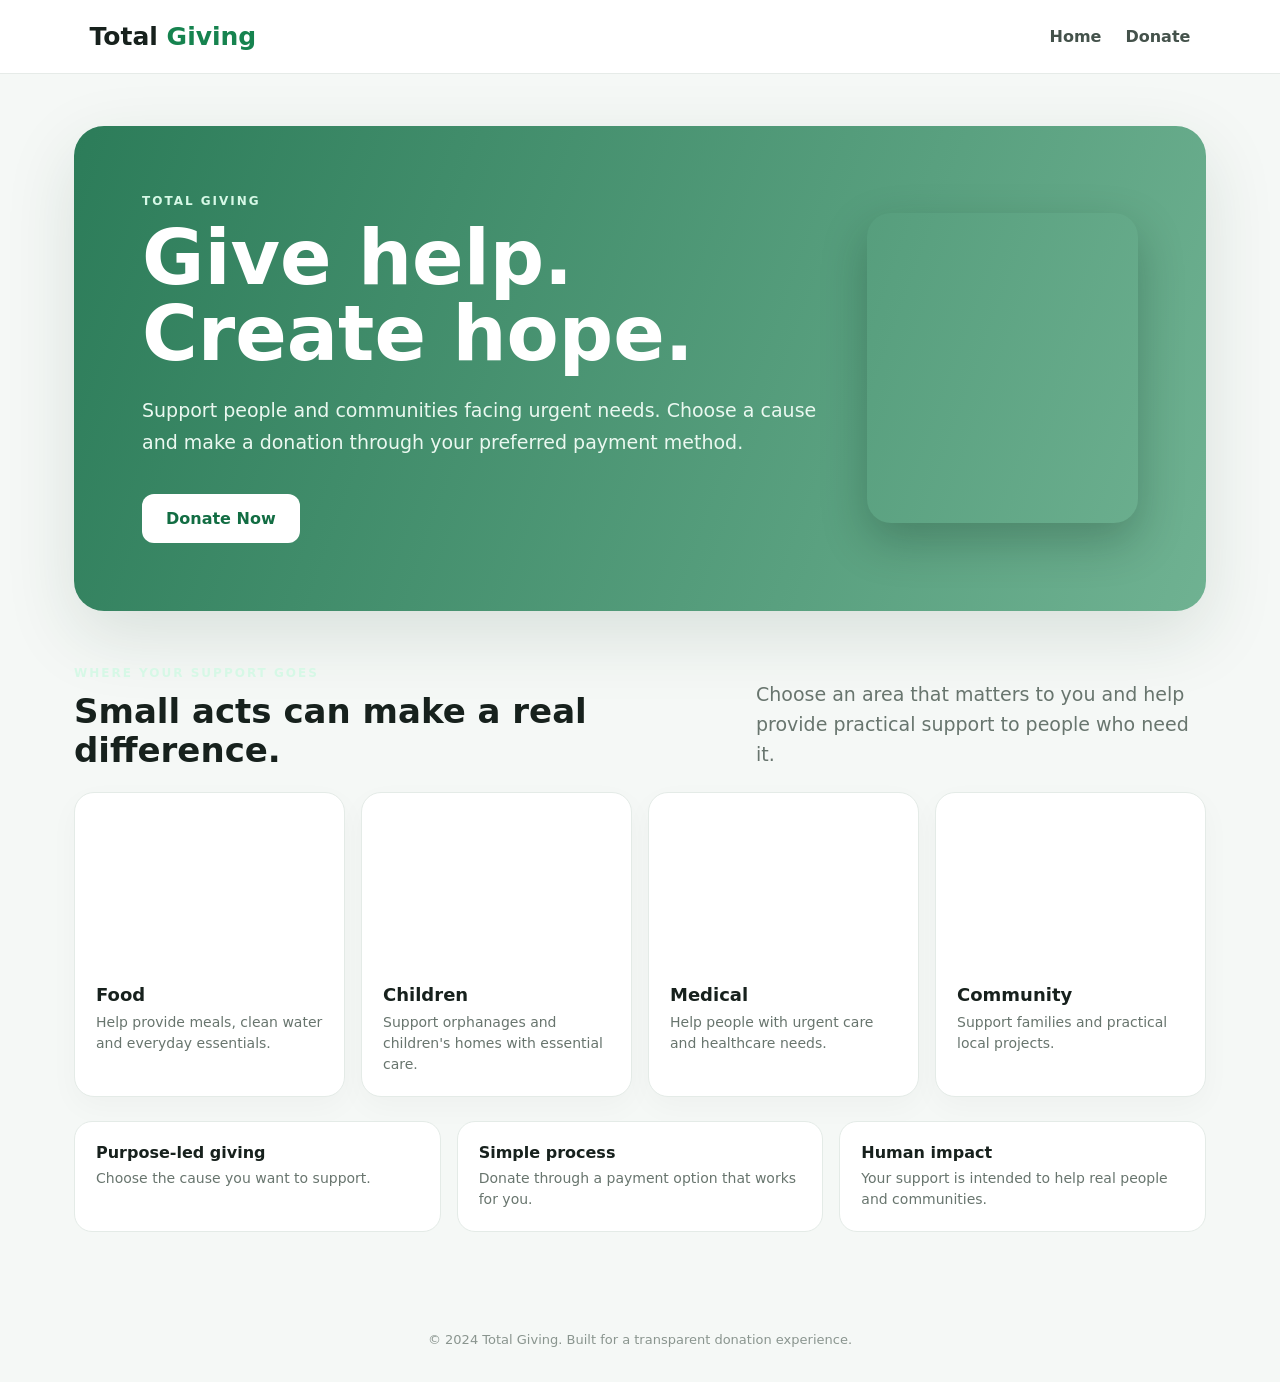
<file: index.html>
<!DOCTYPE html>
<html lang="en"><head><meta charset="UTF-8"><meta name="viewport" content="width=device-width, initial-scale=1.0"><title>Total Giving | Give Help. Create Hope.</title><link rel="stylesheet" href="style.css"></head>
<body><header class="site-header"><a class="brand" href="index.html">Total <span>Giving</span></a><nav><a href="index.html">Home</a><a href="help.html">Donate</a></nav></header>
<main class="hero"><section class="hero-card"><div class="hero-copy"><div class="eyebrow">TOTAL GIVING</div><h1>Give help. Create hope.</h1><p>Support people and communities facing urgent needs. Choose a cause and make a donation through your preferred payment method.</p><a class="btn primary" href="help.html">Donate Now</a></div><div class="hero-photo" role="img" aria-label="People supporting one another"></div></section>
<section class="impact-heading"><div><div class="eyebrow">WHERE YOUR SUPPORT GOES</div>
    <h2>Small acts can make a real difference.</h2></div>
    <p>Choose an area that matters to you and help provide practical support to people who need it.</p></section>
<section class="info-grid"><article class="impact-card food-card"><div class="impact-image"></div>
    <div class="impact-content"><strong>Food</strong><span>Help provide meals, clean water and everyday essentials.</span></div></article><article class="impact-card children-card"><div class="impact-image"></div><div class="impact-content"><strong>Children</strong><span>Support orphanages and children's homes with essential care.</span></div></article><article class="impact-card medical-card"><div class="impact-image"></div><div class="impact-content"><strong>Medical</strong><span>Help people with urgent care and healthcare needs.</span></div></article><article class="impact-card community-card"><div class="impact-image"></div><div class="impact-content"><strong>Community</strong>
    <span>Support families and practical local projects.</span></div></article></section>
<section class="trust-strip"><div><strong>Purpose-led giving</strong><span>Choose the cause you want to support.</span></div><div><strong>Simple process</strong><span>Donate through a payment option that works for you.</span></div><div><strong>Human impact</strong><span>Your support is intended to help real people and communities.</span></div></section></main>
<footer>© 2024 Total Giving. Built for a transparent donation experience.</footer><script src="app.js"></script></body></html>
</file>
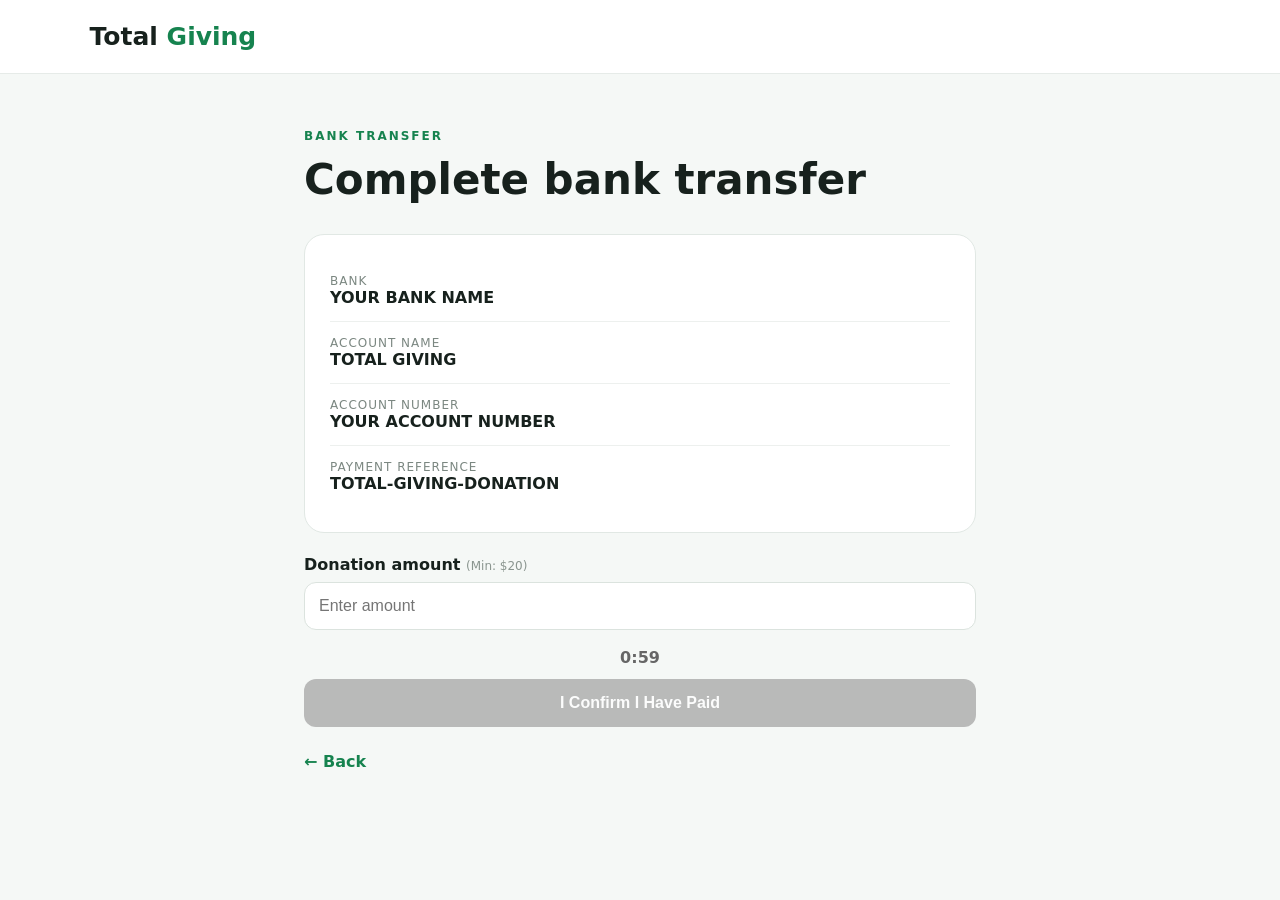
<file: checkout.html>
<!DOCTYPE html>
<html lang="en">
<head>
  <meta charset="UTF-8">
  <meta name="viewport" content="width=device-width, initial-scale=1.0">
  <title>Donation Payment | Total Giving</title>
  <link rel="stylesheet" href="style.css">
  <style>
    /* Disabled button style */
    #confirmPaid:disabled {
      background-color: #a0a0a0 !important;
      cursor: not-allowed;
      opacity: 0.7;
    }
  </style>
</head>
<body>
  <header class="site-header">
    <a class="brand" href="index.html">Total <span>Giving</span></a>
  </header>

  <main class="page narrow">
    <div class="page-heading">
      <div class="eyebrow" id="checkoutEyebrow">PAYMENT</div>
      <h1 id="checkoutTitle">Donation payment</h1>
      <p id="checkoutSubtitle"></p>
    </div>

    <div class="details-card" id="paymentDetails"></div>

    <label class="amount-label" for="amount">
      Donation amount <span>(Min: $20)</span>
      <input 
        id="amount" 
        type="number" 
        min="20" 
        step="0.01" 
        placeholder="Enter amount" 
        required
      >
    </label>

    <!-- Countdown text -->
    <p id="countdownText" style="text-align:center; margin: 12px 0; font-weight:600; color:#666;">
      <span id="timer">1:00</span> 
    </p>

    <button class="btn primary full" id="confirmPaid" type="button" disabled>
      I Confirm I Have Paid
    </button>

    <a class="back-link" href="payment.html">← Back</a>
  </main>

  <div class="loader-overlay" id="loader">
    <div class="spinner"></div>
    <h2>Processing your donation</h2>
    <p>Please wait...</p>
  </div>

  <script src="app.js"></script>
</body>
</html>
</file>
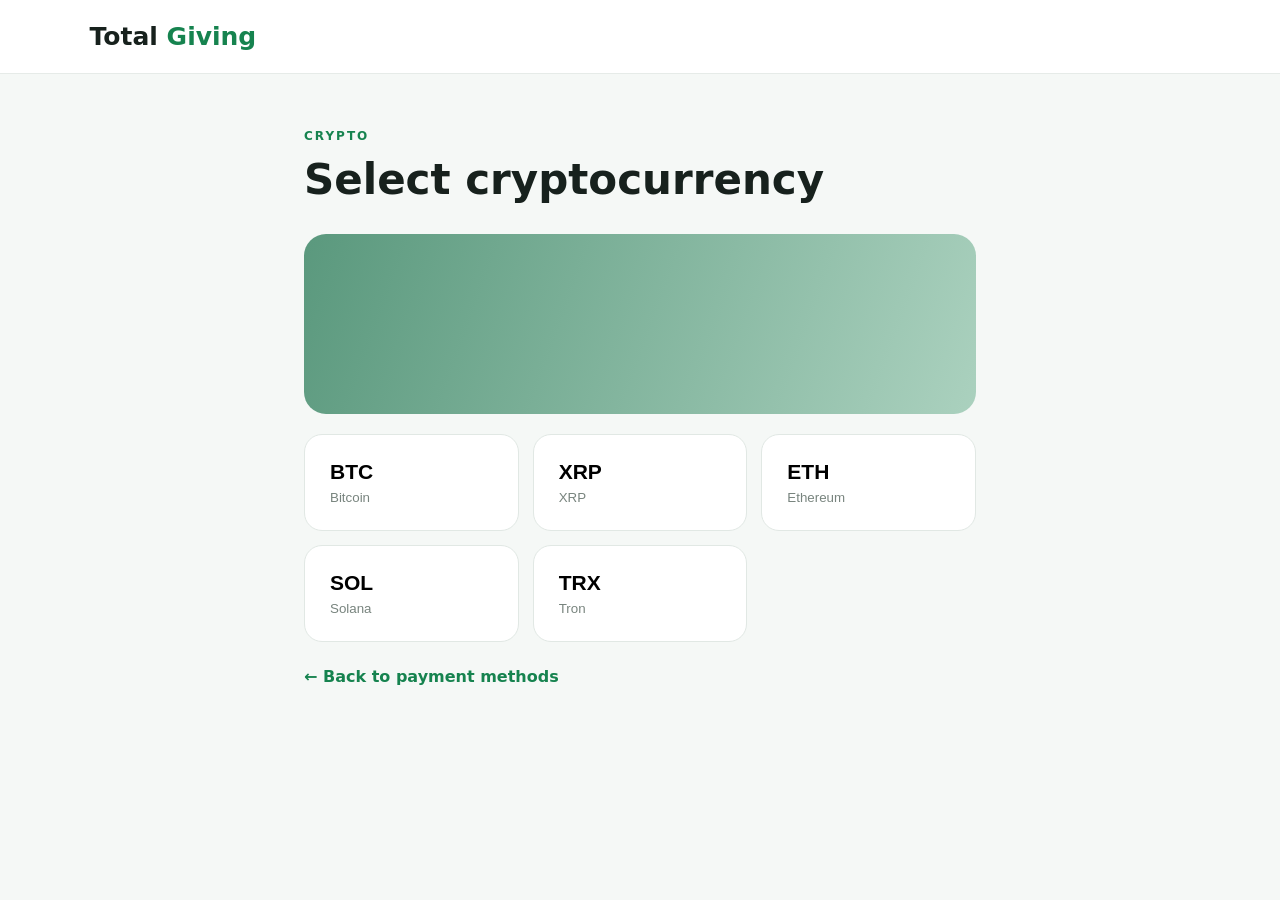
<file: crypto.html>
<!DOCTYPE html><html lang="en"><head><meta charset="UTF-8"><meta name="viewport" content="width=device-width, initial-scale=1.0">
    <title>Crypto Payment | Total Giving</title>
    <link rel="stylesheet" href="style.css">
</head>
<body>
    <header class="site-header"><a class="brand" href="index.html">Total <span>Giving</span></a></header>
    <main class="page narrow">
        <div class="page-heading">
        <div class="eyebrow">CRYPTO</div>
        <h1>Select cryptocurrency</h1>
        <p id="cryptoCause"></p></div>
        <div class="crypto-visual" role="img" aria-label="Digital giving and secure payment"></div>
        <div class="crypto-grid">
             <button class="crypto-card" data-crypto="BTC"><strong>BTC</strong><span>Bitcoin</span></button>
            <button class="crypto-card" data-crypto="XRP"><strong>XRP</strong><span>XRP</span></button>
            <button class="crypto-card" data-crypto="ETH"><strong>ETH</strong><span>Ethereum</span></button>
            <button class="crypto-card" data-crypto="SOL"><strong>SOL</strong><span>Solana</span></button>
             <button class="crypto-card" data-crypto="TRX"><strong>TRX</strong><span>Tron</span></button></div>
            <a class="back-link" href="payment.html">← Back to payment methods</a></main><script src="app.js"></script></body></html>
</file>
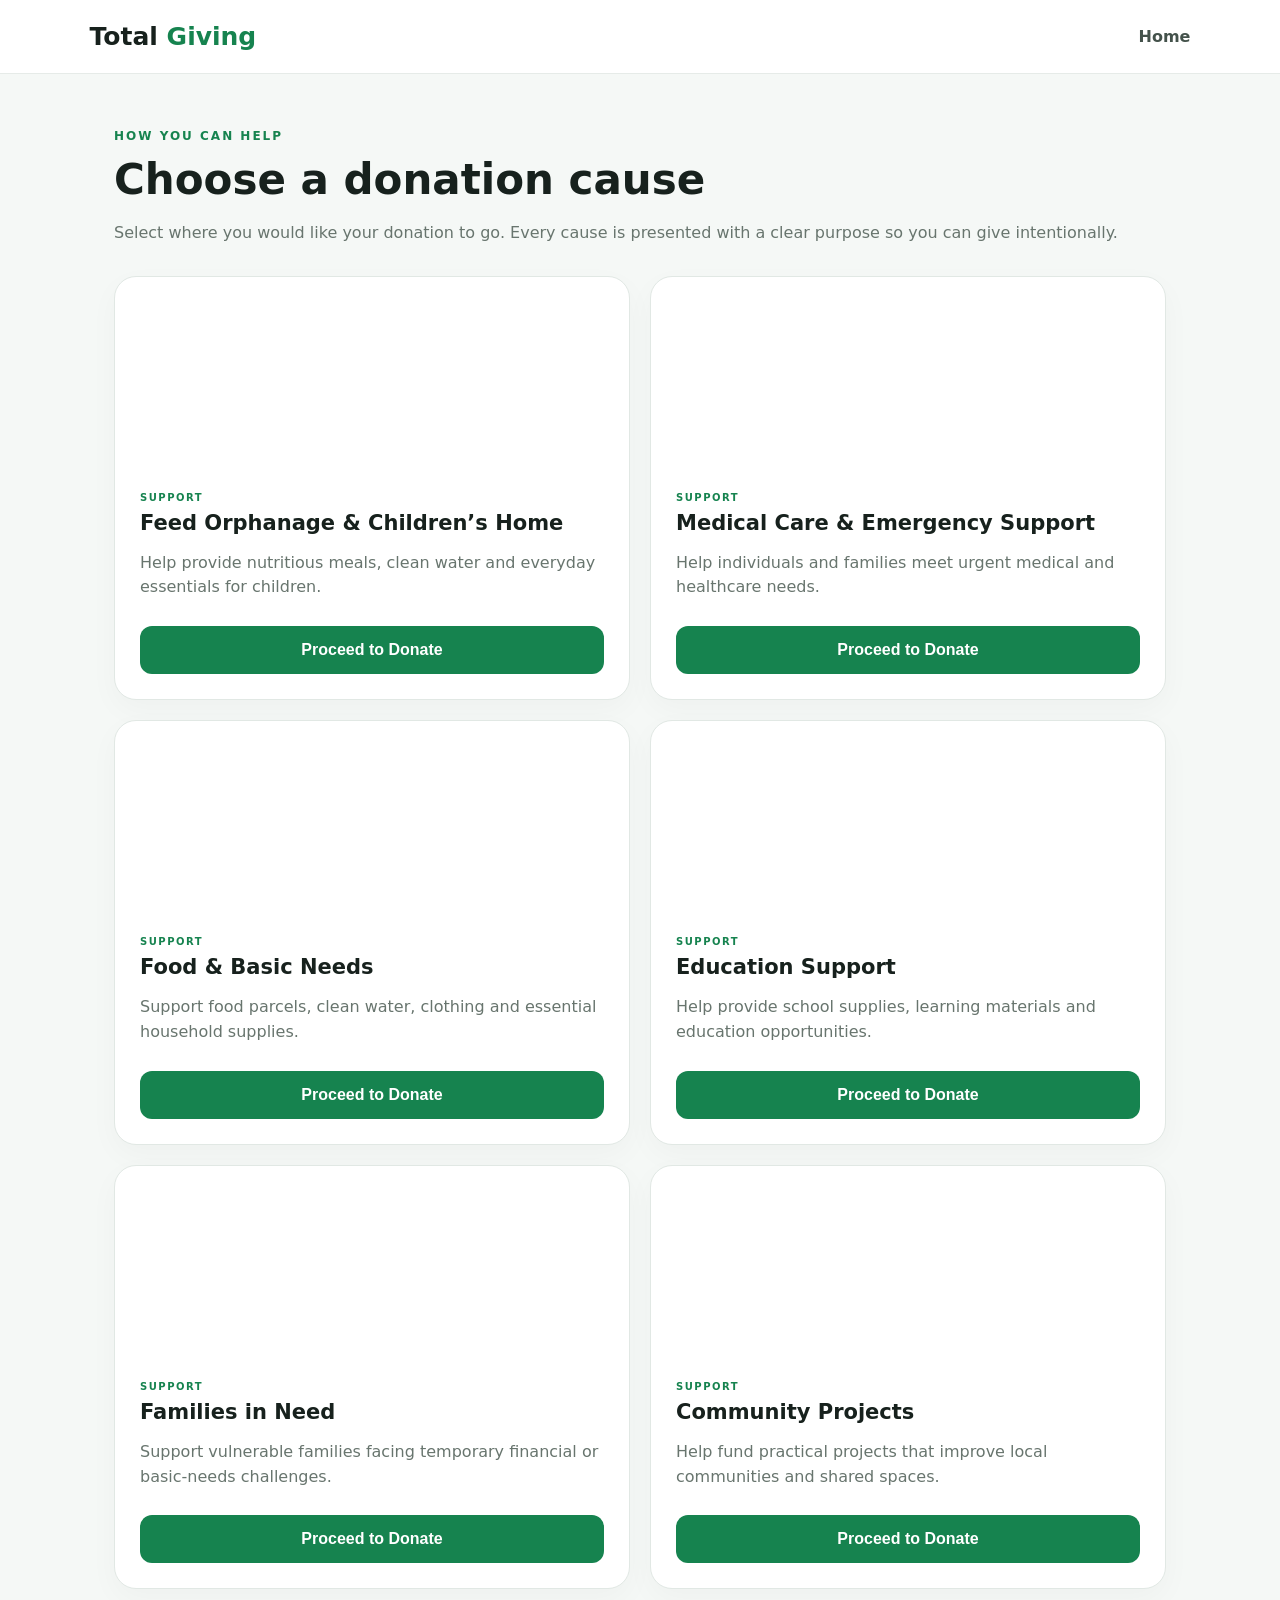
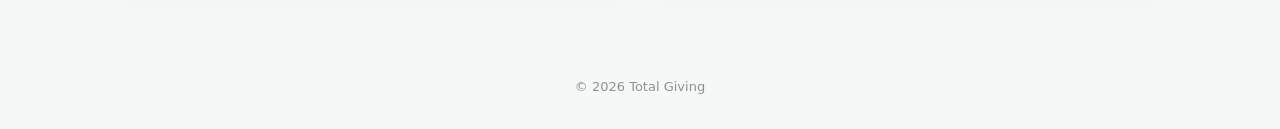
<file: help.html>
<!DOCTYPE html><html lang="en"><head><meta charset="UTF-8"><meta name="viewport" content="width=device-width, initial-scale=1.0"><title>Choose a Cause | Total Giving</title><link rel="stylesheet" href="style.css"></head><body><header class="site-header"><a class="brand" href="index.html">Total <span>Giving</span></a><nav><a href="index.html">Home</a></nav></header><main class="page"><div class="page-heading"><div class="eyebrow">HOW YOU CAN HELP</div><h1>Choose a donation cause</h1><p>Select where you would like your donation to go. Every cause is presented with a clear purpose so you can give intentionally.</p></div><section class="cause-grid" id="causeGrid"></section></main><footer>© 2026 Total Giving</footer><script src="app.js"></script></body></html>
</file>
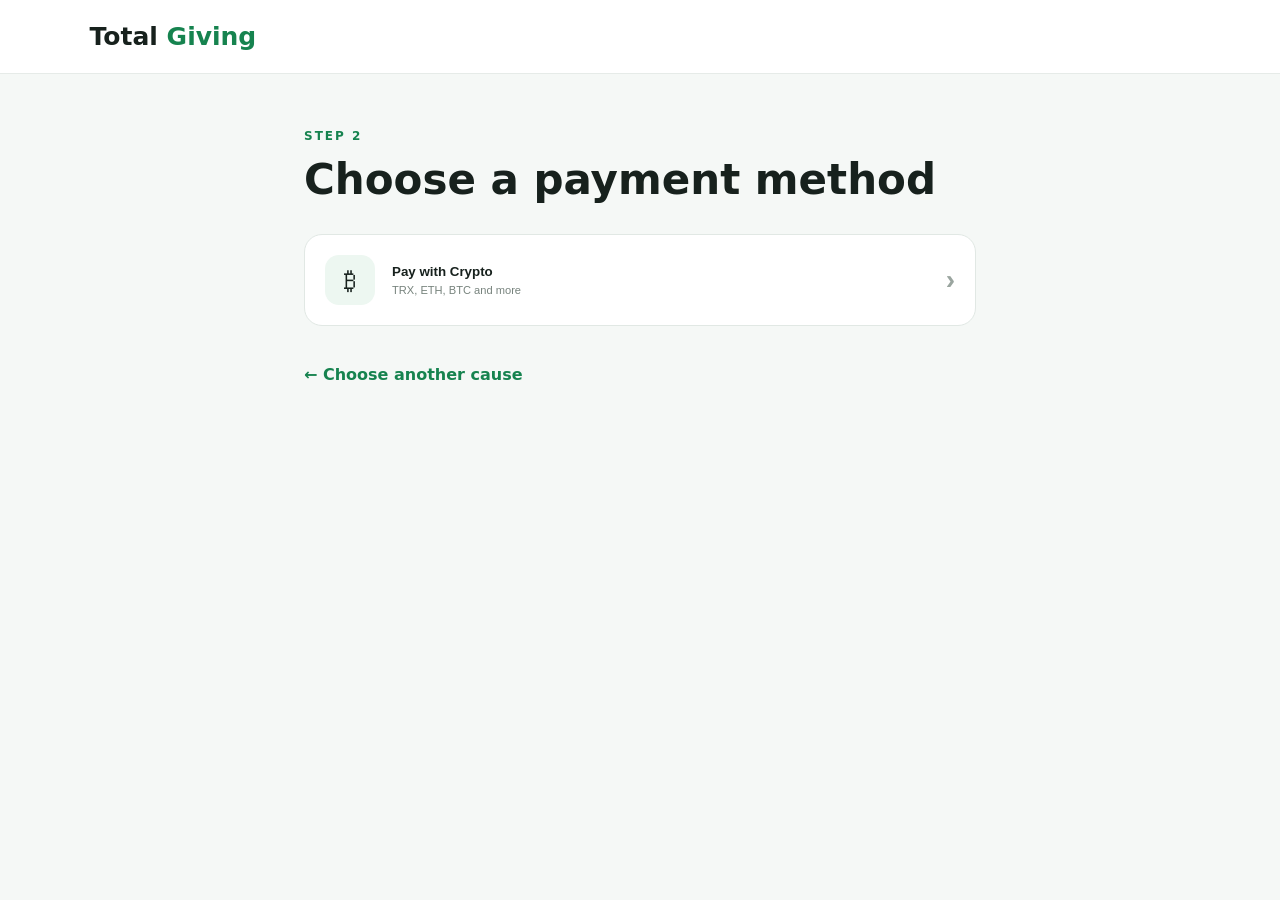
<file: payment.html>
<!DOCTYPE html><html lang="en"><head><meta charset="UTF-8"><meta name="viewport" content="width=device-width, initial-scale=1.0">
    <title>Payment Method | Total Giving</title>
    <link rel="stylesheet" href="style.css"></head><body><header class="site-header"><a class="brand" href="index.html">Total <span>Giving</span></a></header><main class="page narrow"><div class="page-heading"><div class="eyebrow">STEP 2</div><h1>Choose a payment method</h1><p id="selectedCause"></p></div>
        
  <div class="payment-list">

  <button class="payment-option" data-method="crypto">
    <span>₿</span>
    <div>
      <strong>Pay with Crypto</strong>
      <small>TRX, ETH, BTC and more</small>
    </div>
    <b>›</b>
  </button>

  <!-- pay with transfer -->
  <!-- <button class="payment-option" data-method="bank">
    <span>🏦</span>
    <div>
      <strong>Bank Transfer</strong>
      <small>Use the provided bank details</small>
    </div>
    <b>›</b>
  </button> -->


  <!-- copy paypal email and pay -->
  <!-- <button class="payment-option" data-method="paypal">
    <span>Ⓟ</span>
    <div>
      <strong>Pay with PayPal</strong>
      <small>Continue through PayPal</small>
    </div>
    <b>›</b>
  </button> -->






  <!-- GIFT CARD PARTNER METHOD — intentionally commented out for testing.
       Uncomment when the verified partner URL is ready. -->

  <!--
  <a class="payment-option payment-link" href="GIFT_CARD_PARTNER_URL">
    <span>🎁</span>
    <div>
      <strong>Gift Card — Partner Checkout</strong>
      <small>Continue securely with our gift-card partner</small>
    </div>
    <b>›</b>
  </a>
  -->

  <!-- MANUAL GIFT CARD METHOD -->
  <!-- <a class="payment-option payment-link" href="http://127.0.0.1:5500/payment.html/giftcard-manual.php">
    <span>🎁</span>
    <div>
      <strong>Gift Card — Manual Submission</strong>
      <small>Enter gift-card details and upload your receipt and card photos</small>
    </div>
    <b>›</b>
  </a>

</div> -->


<a class="back-link" href="help.html">← Choose another cause</a></main><script src="app.js"></script></body></html>
</file>
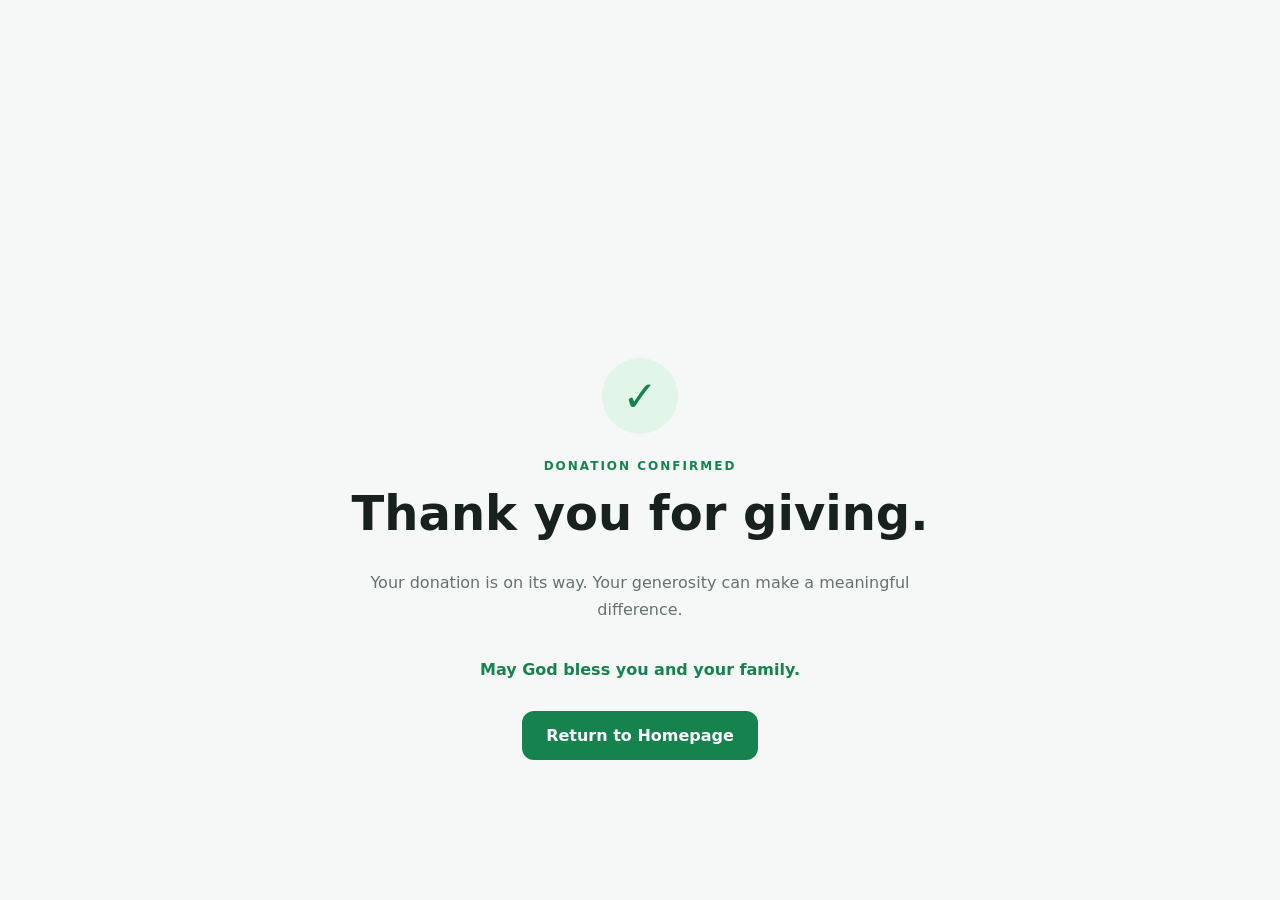
<file: success.html>
<!DOCTYPE html><html lang="en"><head><meta charset="UTF-8"><meta name="viewport" content="width=device-width, initial-scale=1.0"><title>Thank You | Total Giving</title><link rel="stylesheet" href="style.css"></head><body><main class="success-page"><div class="success-photo" role="img" aria-label="People coming together to help one another"></div><div class="success-icon">✓</div><div class="eyebrow">DONATION CONFIRMED</div><h1>Thank you for giving.</h1><p id="successText">Your donation is on its way. Your generosity can make a meaningful difference.</p><p class="blessing">May God bless you and your family.</p><a class="btn primary" href="index.html">Return to Homepage</a></main><script src="app.js"></script></body></html>
</file>
<file: style.css>
*{box-sizing:border-box}body{margin:0;font-family:Inter,system-ui,-apple-system,BlinkMacSystemFont,"Segoe UI",sans-serif;background:#f5f8f6;color:#17211d}.site-header{height:74px;padding:0 7%;display:flex;align-items:center;justify-content:space-between;background:#fff;border-bottom:1px solid #e6ebe8;position:sticky;top:0;z-index:10}.brand{font-size:25px;font-weight:800;color:#17211d;text-decoration:none}.brand span{color:#16834f}.site-header nav{display:flex;gap:24px}.site-header nav a{color:#44524b;text-decoration:none;font-weight:600}
.site-header nav a:hover{color:#16834f}.hero{max-width:1180px;margin:52px auto;padding:0 24px}.hero-card{min-height:480px;background:linear-gradient(110deg,#0d6941dd,#16834f99),url("https://images.unsplash.com/photo-1559027615-cd4628902d4a?auto=format&fit=crop&w=1800&q=88") center/cover;color:#fff;border-radius:30px;padding:68px;box-shadow:0 24px 70px #153e2b20;display:flex;align-items:center;gap:45px;overflow:hidden}.hero-copy{max-width:680px}.eyebrow{font-size:12px;letter-spacing:2px;font-weight:800;color:#16834f;margin-bottom:12px}.hero .eyebrow{color:#d6f8e6}.hero h1{font-size:clamp(42px,7vw,76px);line-height:1;margin:0 0 22px;max-width:760px}.hero p{font-size:19px;line-height:1.7;max-width:700px;color:#eaf8f0;margin-bottom:35px}.hero-photo{flex:1;min-height:310px;border-radius:24px;background:url("https://images.unsplash.com/photo-1469571486292-0ba58a3f068b?auto=format&fit=crop&w=1000&q=85") center/cover;box-shadow:0 18px 45px #071e1240}.btn{display:inline-flex;align-items:center;justify-content:center;border:0;border-radius:12px;padding:15px 24px;text-decoration:none;font-weight:800;font-size:16px;cursor:pointer}.primary{background:#16834f;color:#fff}.hero .primary{background:#fff;color:#126d43}.impact-heading{display:flex;justify-content:space-between;gap:30px;align-items:end;margin:55px 0 22px}.impact-heading h2{font-size:34px;line-height:1.15;margin:0}.impact-heading p{max-width:450px;color:#68756e;line-height:1.6;margin:0}.info-grid{display:grid;grid-template-columns:repeat(4,1fr);gap:16px}.impact-card{background:#fff;border:1px solid #e4ebe7;border-radius:20px;overflow:hidden;box-shadow:0 10px 30px #17211d08}.impact-image{height:170px;background-position:center;background-size:cover}
.food-card .impact-image{background-image:url("https://thumbs.dreamstime.com/b/team-aid-relief-volunteers-workers-feeding-hungry-children-africa-mixture-diverse-cultures-races-make-up-team-123986957.jpg?w=768")}.children-card .impact-image{background-image:url("https://images.unsplash.com/photo-1488521787991-ed7bbaae773c?auto=format&fit=crop&w=800&q=85")}
.medical-card .impact-image{background-image:url("https://img.magnific.com/free-photo/ill-kid-treatment-sleeping-hospital-pediatrics-ward-room-while-worried-mother-sitting-her-sick-little-girl-resting-patient-bed-while-mother-praying-beside-her_482257-49728.jpg?semt=ais_hybrid&w=740&q=80")}
.community-card .impact-image{background-image:url("https://images.unsplash.com/photo-1559027615-cd4628902d4a?auto=format&fit=crop&w=800&q=85")}.impact-content{padding:21px}.impact-content strong,.impact-content span{display:block}.impact-content strong{font-size:18px;margin-bottom:7px}.impact-content span{font-size:14px;color:#68756e;line-height:1.5}.trust-strip{display:grid;grid-template-columns:repeat(3,1fr);gap:16px;margin:24px 0 65px}.trust-strip div{background:#fff;border:1px solid #e4ebe7;border-radius:18px;padding:21px}.trust-strip strong,.trust-strip span{display:block}.trust-strip span{color:#68756e;font-size:14px;margin-top:6px;line-height:1.5}.page{max-width:1100px;margin:55px auto;padding:0 24px}.narrow{max-width:720px}.page-heading{margin-bottom:30px}.page-heading h1{font-size:42px;margin:0 0 10px}.page-heading p{color:#68756e;line-height:1.6}.cause-grid{display:grid;grid-template-columns:repeat(2,1fr);gap:20px}.cause-card{background:#fff;border:1px solid #e1e8e4;border-radius:22px;overflow:hidden;box-shadow:0 10px 30px #17211d08}.cause-image{height:190px;background-position:center;background-size:cover}.cause-card-body{padding:25px}.cause-tag{font-size:10px;letter-spacing:1.5px;color:#16834f;font-weight:800;margin-bottom:8px}.cause-card h2{margin:0 0 9px;font-size:21px}.cause-card p{color:#68756e;line-height:1.55;min-height:48px}.cause-card .btn{width:100%;margin-top:10px}.payment-list{display:grid;gap:14px}.payment-option{width:100%;background:#fff;border:1px solid #e1e8e4;border-radius:18px;padding:20px;display:flex;align-items:center;gap:17px;text-align:left;cursor:pointer;color:inherit;text-decoration:none}.payment-option:hover{border-color:#16834f;box-shadow:0 8px 25px #16834f12}.payment-option>span{width:50px;height:50px;display:grid;place-items:center;border-radius:14px;background:#edf7f1;font-size:25px}.payment-option div{flex:1}.payment-option strong,.payment-option small{display:block}.payment-option small{color:#77837d;margin-top:5px}.payment-option>b{font-size:28px;color:#9aa59f}.giftcard-note{margin-top:22px;background:#eef8f2;border:1px solid #d7ecdf;border-radius:18px;padding:18px 20px}.giftcard-note strong,.giftcard-note span{display:block}.giftcard-note span{font-size:13px;color:#5f6d65;line-height:1.6;margin-top:5px}.crypto-visual{height:180px;border-radius:22px;margin-bottom:20px;background:linear-gradient(110deg,#0d6941aa,#16834f55),url("https://images.unsplash.com/photo-1639762681057-408e52192e55?auto=format&fit=crop&w=1200&q=85") center/cover}.crypto-grid{display:grid;grid-template-columns:repeat(3,1fr);gap:14px}.crypto-card{background:#fff;border:1px solid #e1e8e4;border-radius:18px;padding:25px;text-align:left;cursor:pointer}.crypto-card strong,.crypto-card span{display:block}.crypto-card strong{font-size:21px}.crypto-card span{color:#78847e;margin-top:6px}.back-link{display:inline-block;color:#16834f;text-decoration:none;font-weight:700;margin-top:25px}.details-card{background:#fff;border:1px solid #e1e8e4;border-radius:20px;padding:25px;margin-bottom:22px}.detail-row{padding:14px 0;border-bottom:1px solid #edf0ee}.detail-row:last-child{border-bottom:0}.detail-label{font-size:12px;color:#7b8781;text-transform:uppercase;letter-spacing:1px}.copy-row{display:flex;gap:10px;margin-top:8px}.copy-row input{flex:1;border:1px solid #dbe3de;border-radius:10px;padding:12px;font-size:14px}.copy-btn{border:0;border-radius:10px;background:#eaf5ef;color:#126d43;padding:0 15px;font-weight:800;cursor:pointer}.amount-label{display:block;font-weight:700;margin-bottom:18px}.amount-label span{font-weight:400;color:#8a958f;font-size:12px}.amount-label input{display:block;width:100%;margin-top:8px;border:1px solid #dbe3de;border-radius:12px;padding:14px;font-size:16px}.full{width:100%}.notice{font-size:12px;color:#7a8580;line-height:1.6}.loader-overlay{display:none;position:fixed;inset:0;background:#fff;z-index:20;place-items:center;text-align:center;align-content:center}.loader-overlay.show{display:grid}.spinner{width:48px;height:48px;border:5px solid #dceae2;border-top-color:#16834f;border-radius:50%;animation:spin .8s linear infinite;margin-bottom:18px}@keyframes spin{to{transform:rotate(360deg)}}.success-page{min-height:100vh;display:flex;flex-direction:column;align-items:center;justify-content:center;text-align:center;padding:30px}.success-photo{width:min(620px,100%);height:190px;border-radius:24px;background:url("https://images.unsplash.com/photo-1469571486292-0ba58a3f068b?auto=format&fit=crop&w=1200&q=85") center/cover;margin-bottom:28px}.success-icon{width:76px;height:76px;border-radius:50%;display:grid;place-items:center;background:#e1f5e9;color:#16834f;font-size:42px;font-weight:900;margin-bottom:25px}.success-page h1{font-size:48px;margin:0 0 12px}.success-page p{max-width:560px;color:#66736c;line-height:1.7}.success-page .blessing{font-weight:700;color:#16834f;margin-bottom:28px}.giftcard-form{background:#fff;border:1px solid #e1e8e4;border-radius:22px;padding:25px;box-shadow:0 10px 30px #17211d08}.giftcard-form label{display:block;font-weight:750;margin-bottom:18px}.giftcard-form input,.giftcard-form select{display:block;width:100%;margin-top:8px;border:1px solid #dbe3de;border-radius:12px;padding:14px;font:inherit;background:#fff}.giftcard-form input[type=file]{padding:11px}.giftcard-form small{display:block;color:#7a8580;font-weight:400;margin-top:6px;line-height:1.5}.privacy-warning{background:#fff8e8;border:1px solid #f0dfb2;border-radius:15px;padding:15px;margin:5px 0 20px}.privacy-warning strong,.privacy-warning span{display:block}.privacy-warning span{font-size:13px;color:#6e6246;line-height:1.55;margin-top:4px}.form-alert{border-radius:14px;padding:14px 16px;margin-bottom:18px;font-weight:700}.success-alert{background:#e5f7ec;color:#126d43;border:1px solid #c8ead6}.error-alert{background:#fff0ef;color:#a33d36;border:1px solid #f1cfcc}footer{text-align:center;color:#8a958f;padding:35px 20px;font-size:13px}@media(max-width:850px){.hero-card{padding:45px 28px}.hero-photo{display:none}.info-grid{grid-template-columns:repeat(2,1fr)}.impact-heading{display:block}.impact-heading p{margin-top:12px}.trust-strip{grid-template-columns:1fr}.cause-grid{grid-template-columns:1fr}}@media(max-width:700px){.info-grid,.crypto-grid{grid-template-columns:1fr}.page-heading h1{font-size:34px}.hero h1{font-size:48px}.site-header{padding:0 20px}.hero{margin-top:28px}.hero-card{min-height:430px}.success-page h1{font-size:38px}}
</file>
